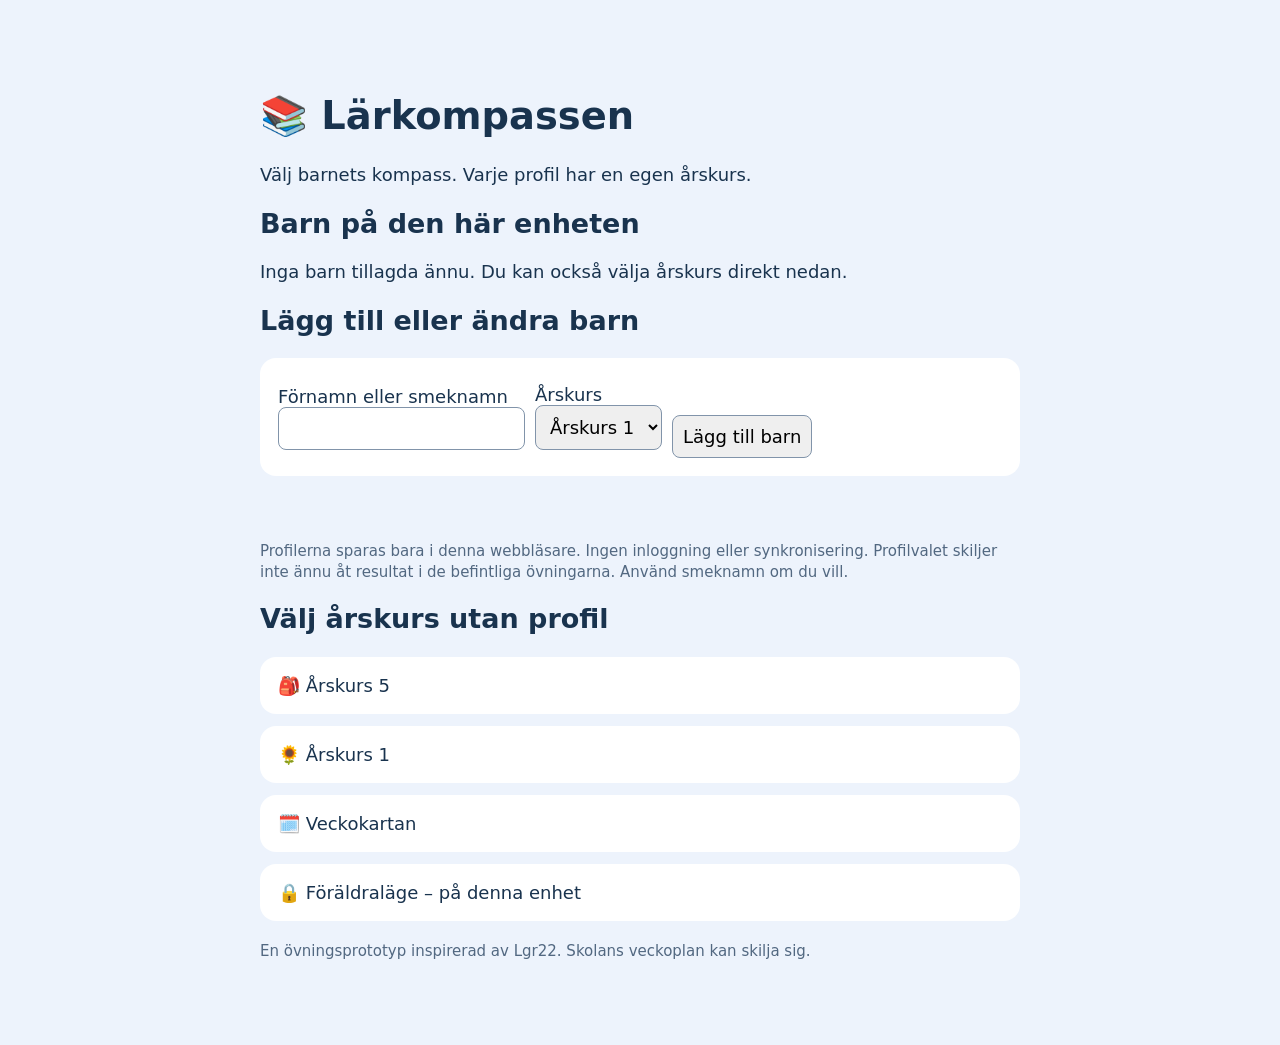
<file: index.html>
<!doctype html><html lang="sv"><head><meta charset="utf-8"><meta name="viewport" content="width=device-width,initial-scale=1"><title>Lärkompassen – Familj</title><style>body{font:18px system-ui;background:#edf3fc;color:#19334e;max-width:760px;margin:5vh auto;padding:22px}h1{font-size:clamp(1.8rem,5vw,2.4rem)}a,.profile{display:block;background:white;border-radius:16px;padding:18px;margin:12px 0;color:#19334e}a{text-decoration:none}a:hover,a:focus-visible,button:focus-visible,input:focus-visible,select:focus-visible{outline:3px solid #397cc0;outline-offset:2px}.profile{display:flex;justify-content:space-between;align-items:center;gap:12px;flex-wrap:wrap}.profile div{display:flex;gap:8px;align-items:center;flex-wrap:wrap}.profile a{margin:0;background:#dcecff;padding:10px}button,input,select{font:inherit;padding:10px;border-radius:8px;border:1px solid #8194aa}button{cursor:pointer}form{background:#fff;padding:18px;border-radius:16px}form div{display:flex;gap:10px;flex-wrap:wrap;align-items:end}label{display:block;margin:8px 0}small{color:#526881}#family-notice{min-height:1.5em}@media(max-width:480px){.profile{align-items:stretch}.profile div{width:100%}}</style></head><body><main><h1>📚 Lärkompassen</h1><p>Välj barnets kompass. Varje profil har en egen årskurs.</p><h2>Barn på den här enheten</h2><div id="profiles"></div><h2>Lägg till eller ändra barn</h2><form id="add-child"><input type="hidden" id="editing-id"><div><label>Förnamn eller smeknamn<br><input id="child-name" maxlength="40" autocomplete="off" required></label><label>Årskurs<br><select id="child-grade"><option value="1">Årskurs 1</option><option value="5">Årskurs 5</option></select></label><button id="save-child" type="submit">Lägg till barn</button></div></form><p id="family-notice" role="status"></p><p><small>Profilerna sparas bara i denna webbläsare. Ingen inloggning eller synkronisering. Profilvalet skiljer inte ännu åt resultat i de befintliga övningarna. Använd smeknamn om du vill.</small></p><h2>Välj årskurs utan profil</h2><a href="./ak5/">🎒 Årskurs 5</a><a href="./ak1/">🌻 Årskurs 1</a><a href="./veckokarta/">🗓️ Veckokartan</a><a href="./foralder/">🔒 Föräldraläge – på denna enhet</a><p><small>En övningsprototyp inspirerad av Lgr22. Skolans veckoplan kan skilja sig.</small></p></main><script src="./family.js" defer></script></body></html>
</file>
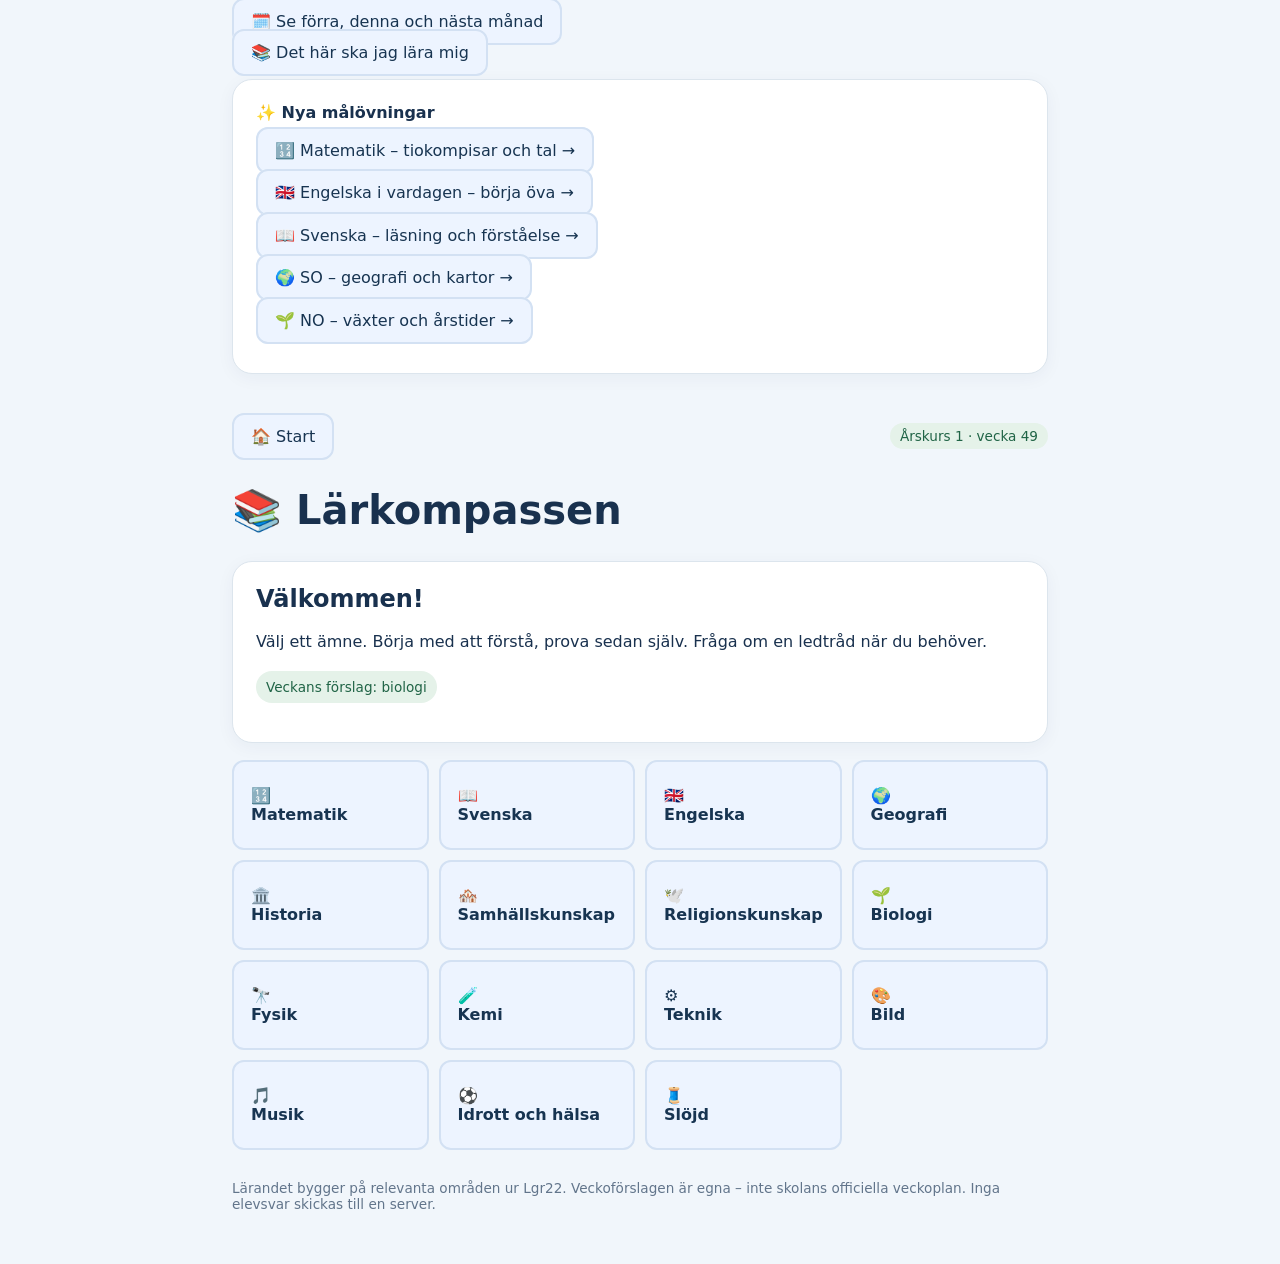
<file: ak1/index.html>
<!doctype html><html lang="sv"><head><meta charset="utf-8"><meta name="viewport" content="width=device-width,initial-scale=1"><title>Lärkompassen – Åk 1</title><link rel="stylesheet" href="../style.css"></head><body data-grade="1"><div style="max-width:860px;margin:12px auto 0;padding:0 22px"><a class="link" href="../veckokarta/?ak=1">🗓️ Se förra, denna och nästa månad</a></div><div style="max-width:860px;margin:12px auto;padding:0 22px"><a class="link" href="../laromraden/?ak=1">📚 Det här ska jag lära mig</a></div><div style="max-width:860px;margin:12px auto;padding:0 22px"><section class="card"><strong>✨ Nya målövningar</strong><p><a class="link" href="../lektion/?ak=1&goal=math-number">🔢 Matematik – tiokompisar och tal →</a></p><p><a class="link" href="../lektion/?ak=1&goal=english-everyday">🇬🇧 Engelska i vardagen – börja öva →</a></p><p><a class="link" href="../lektion/?ak=1&goal=swedish-reading">📖 Svenska – läsning och förståelse →</a></p><p><a class="link" href="../lektion/?ak=1&goal=geo-near">🌍 SO – geografi och kartor →</a></p><p><a class="link" href="../lektion/?ak=1&goal=science-plants">🌱 NO – växter och årstider →</a></p></section></div><main id="app"></main><script src="../app.js?v=1.20.0-20261014" defer></script><script>const child=new URLSearchParams(location.search).get("child");if(child){document.querySelectorAll('a[href^="../veckokarta/"],a[href^="../lektion/"]').forEach(a=>{const u=new URL(a.href,location.href);u.searchParams.set("child",child);a.href=u.href})}</script></body></html>
</file>
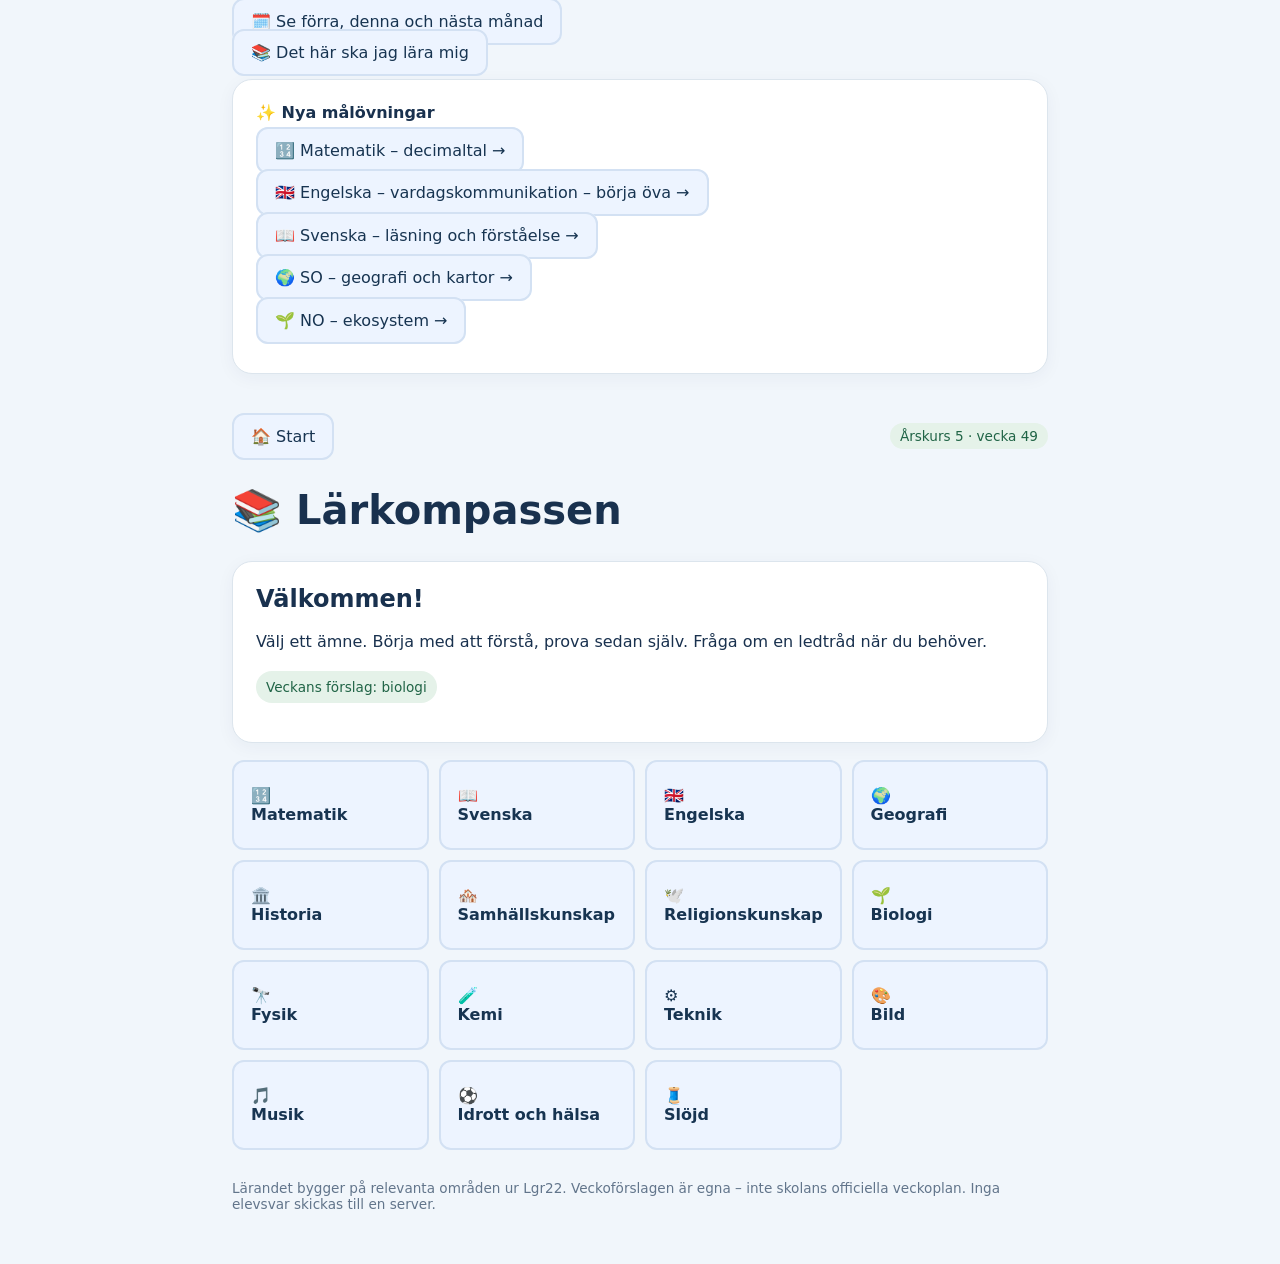
<file: ak5/index.html>
<!doctype html><html lang="sv"><head><meta charset="utf-8"><meta name="viewport" content="width=device-width,initial-scale=1"><title>Lärkompassen – Åk 5</title><link rel="stylesheet" href="../style.css"></head><body data-grade="5"><div style="max-width:860px;margin:12px auto 0;padding:0 22px"><a class="link" href="../veckokarta/?ak=5">🗓️ Se förra, denna och nästa månad</a></div><div style="max-width:860px;margin:12px auto;padding:0 22px"><a class="link" href="../laromraden/?ak=5">📚 Det här ska jag lära mig</a></div><div style="max-width:860px;margin:12px auto;padding:0 22px"><section class="card"><strong>✨ Nya målövningar</strong><p><a class="link" href="../lektion/?ak=5&goal=math-decimals">🔢 Matematik – decimaltal →</a></p><p><a class="link" href="../lektion/?ak=5&goal=english-communication">🇬🇧 Engelska – vardagskommunikation – börja öva →</a></p><p><a class="link" href="../lektion/?ak=5&goal=swedish-text">📖 Svenska – läsning och förståelse →</a></p><p><a class="link" href="../lektion/?ak=5&goal=geo-sweden">🌍 SO – geografi och kartor →</a></p><p><a class="link" href="../lektion/?ak=5&goal=science-ecosystem">🌱 NO – ekosystem →</a></p></section></div><main id="app"></main><script src="../app.js?v=1.20.0-20261014" defer></script><script>const child=new URLSearchParams(location.search).get("child");if(child){document.querySelectorAll('a[href^="../veckokarta/"],a[href^="../lektion/"]').forEach(a=>{const u=new URL(a.href,location.href);u.searchParams.set("child",child);a.href=u.href})}</script></body></html>
</file>
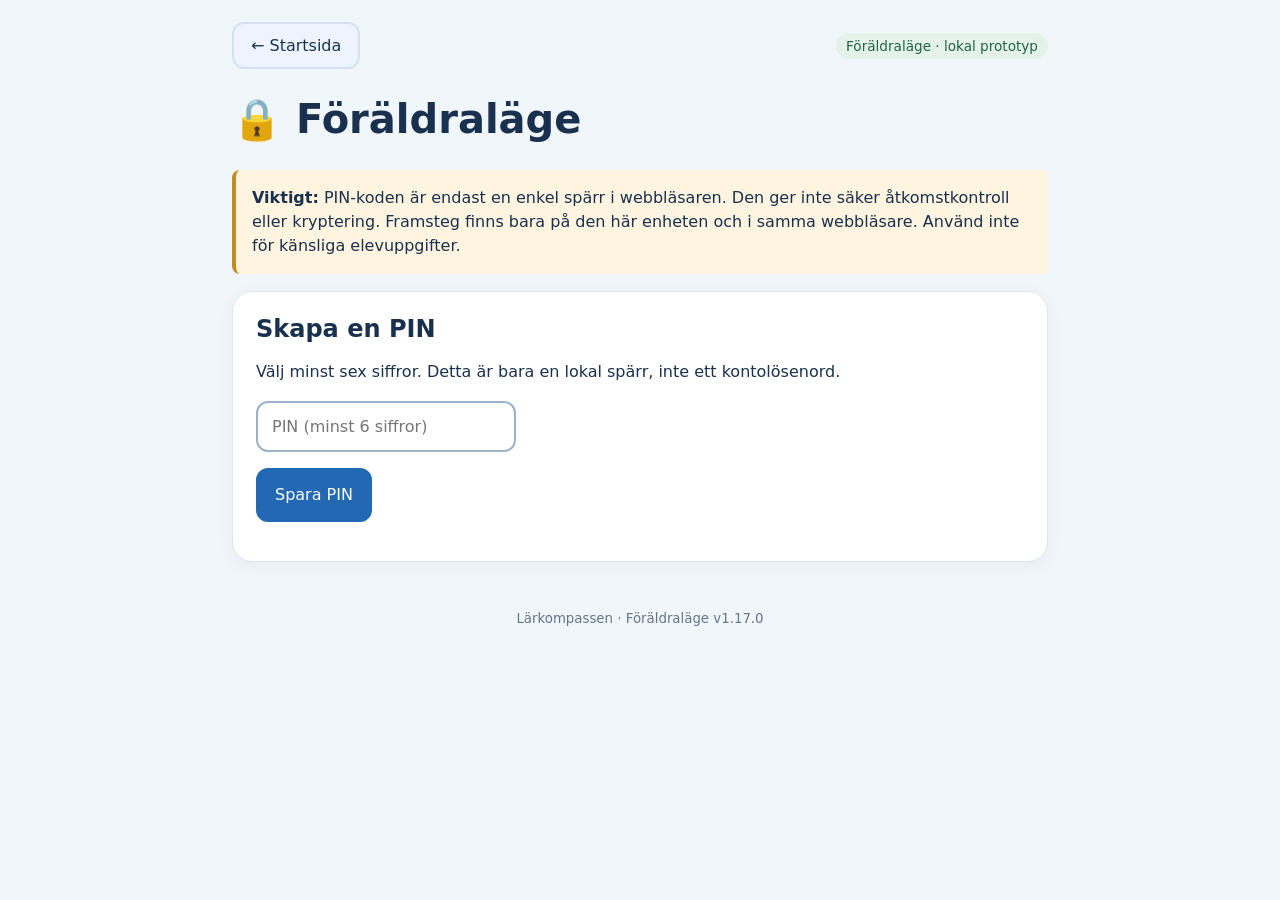
<file: foralder/index.html>
<!doctype html><html lang="sv"><head><meta charset="utf-8"><meta name="viewport" content="width=device-width,initial-scale=1"><title>Föräldraläge – Lärkompassen</title><link rel="stylesheet" href="../style.css"><style>.warning{background:#fff4df;padding:16px;border-left:4px solid #c28b22;border-radius:8px}.stats{display:grid;grid-template-columns:repeat(auto-fit,minmax(130px,1fr));gap:10px}.stat{background:#eef4ff;padding:16px;border-radius:12px}.stat strong{display:block;font-size:1.5rem}table{width:100%;border-collapse:collapse}td,th{text-align:left;border-bottom:1px solid #ddd;padding:10px}select{font:inherit;padding:10px}#page input{max-width:260px}.toolbar,.tabs{display:flex;align-items:center;gap:8px;flex-wrap:wrap;margin:14px 0}.tabs button.selected{background:#2368b3;color:#fff;border-color:#2368b3}.topic,.planned{padding:15px;border:1px solid #dce5ef;border-radius:14px;margin:12px 0}.planned{display:flex;align-items:center;justify-content:space-between;gap:10px}.progress{background:#e5eaf1;height:9px;border-radius:20px;overflow:hidden}.progress div{height:100%;background:#357bb9}.tablewrap{overflow-x:auto}.bars{display:flex;align-items:end;justify-content:space-around;min-height:130px;gap:8px}.barcol{display:flex;align-items:center;flex-direction:column;justify-content:end;min-width:28px}.bar{width:24px;background:#397fbe;border-radius:6px 6px 0 0}.barvalue{font-size:.8rem;color:#52677e}.warning{line-height:1.5}select{max-width:100%}@media(max-width:480px){.stat{padding:11px}.stat strong{font-size:1.3rem}.planned{flex-wrap:wrap}}</style></head><body><main id="page"></main><small style="display:block;text-align:center;color:#65758a;padding:10px">Lärkompassen · Föräldraläge v1.17.0</small><script src="../curriculum.js?v=1.15.0-20261014"></script><script src="./parent.js?v=1.17.0-20261014" defer></script></body></html>
</file>
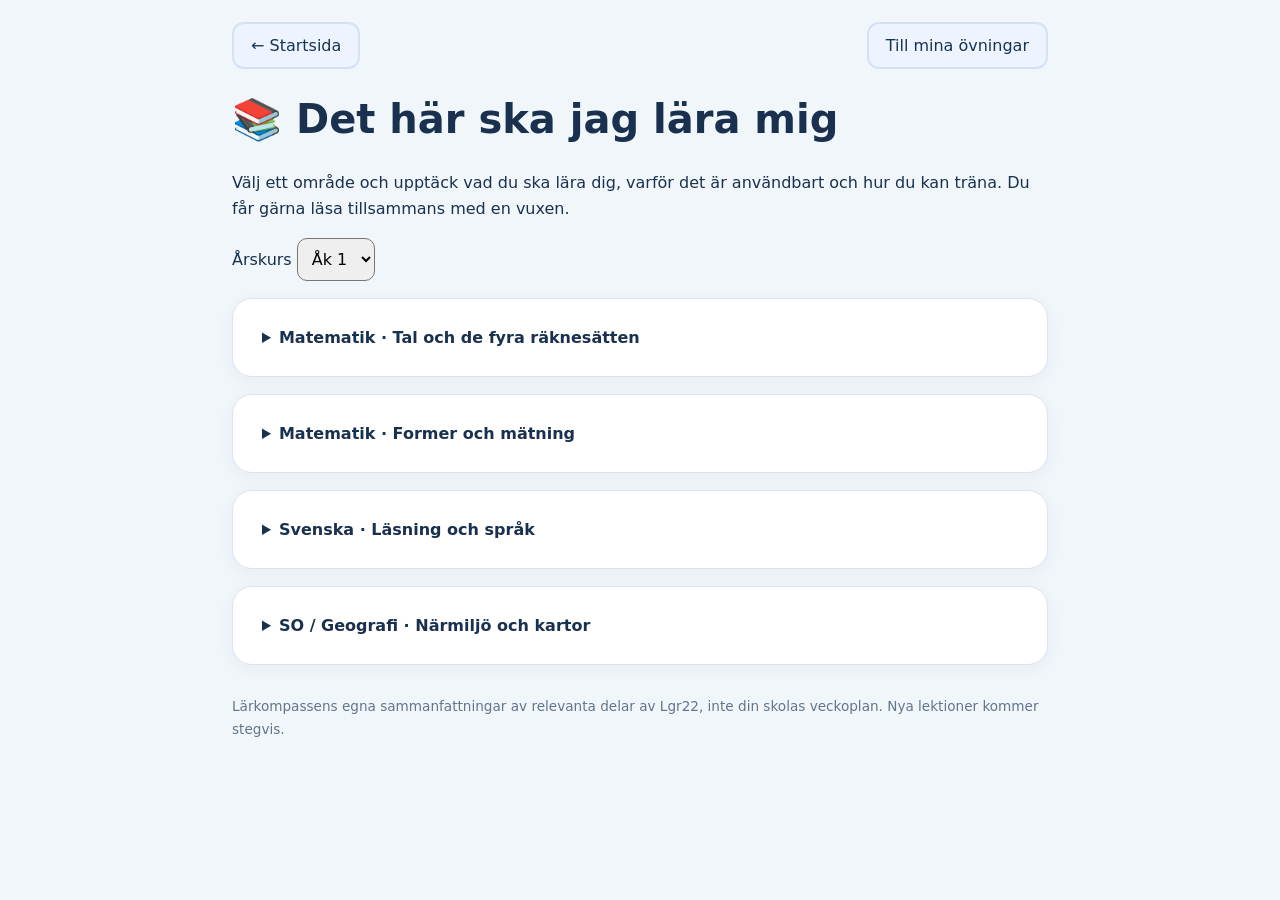
<file: laromraden/index.html>
<!doctype html><html lang="sv"><head><meta charset="utf-8"><meta name="viewport" content="width=device-width,initial-scale=1"><title>Det här ska jag lära mig – Lärkompassen</title><link rel="stylesheet" href="../style.css"><style>summary{cursor:pointer;padding:6px}details{scroll-margin-top:20px}select{padding:10px;font:inherit;border-radius:10px}.goal{border-left:4px solid #357eba;padding:12px;background:#f0f7ff;border-radius:9px}</style></head><body><main><header><a class="link" href="../">← Startsida</a><a id="back" class="link" href="../ak1/">Till mina övningar</a></header><h1>📚 Det här ska jag lära mig</h1><p>Välj ett område och upptäck vad du ska lära dig, varför det är användbart och hur du kan träna. Du får gärna läsa tillsammans med en vuxen.</p><p><label for="grade">Årskurs</label> <select id="grade"><option value="1">Åk 1</option><option value="5">Åk 5</option></select></p><div id="goals"></div><p class="footer">Lärkompassens egna sammanfattningar av relevanta delar av Lgr22, inte din skolas veckoplan. Nya lektioner kommer stegvis.</p></main><script src="../curriculum.js?v=20261014-2"></script><script src="../curriculum-map.js"></script><script src="./goals.js?v=20261014-2" defer></script></body></html>
</file>
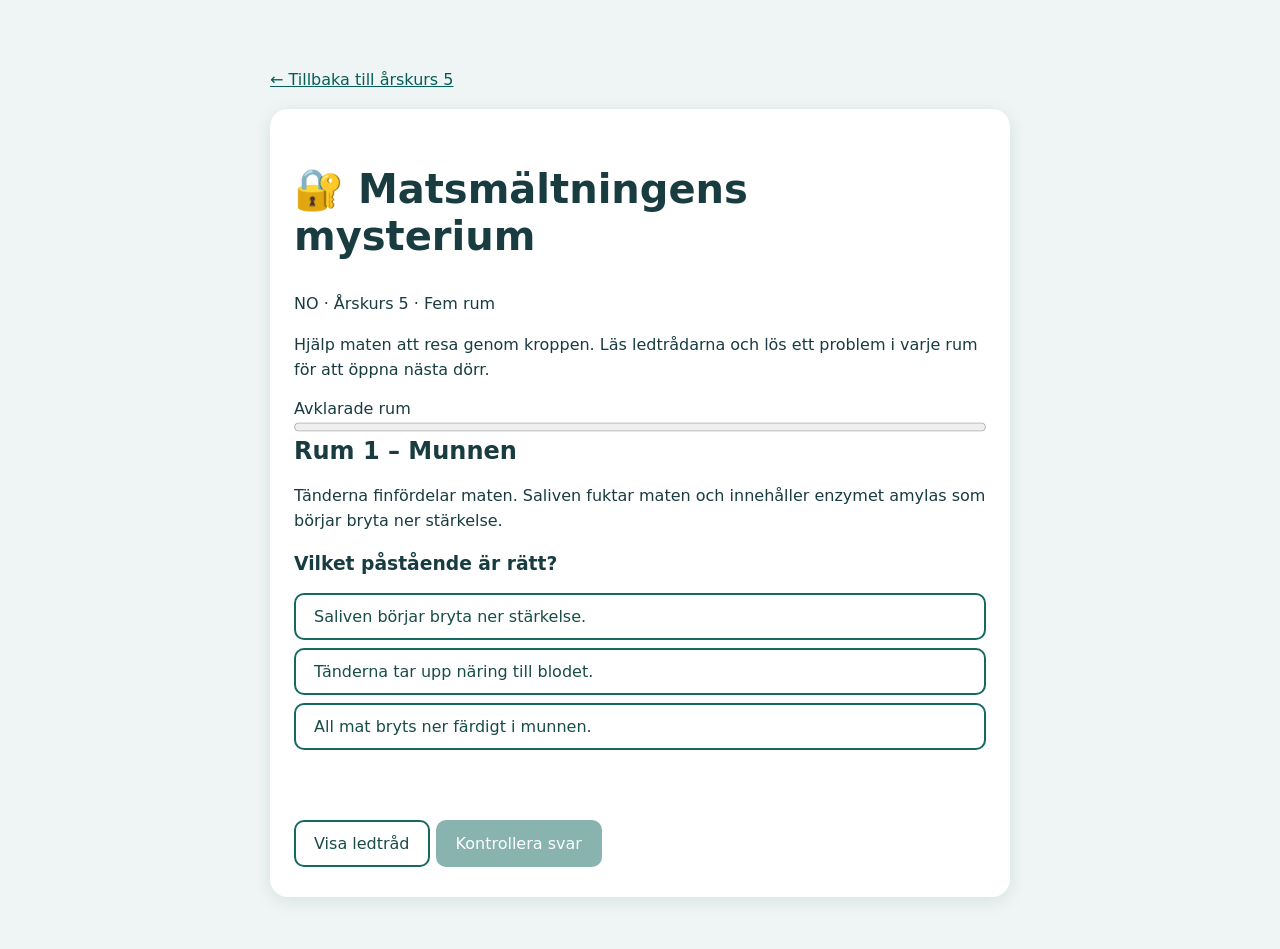
<file: matsmaltning/index.html>
<!doctype html>
<html lang="sv"><head><meta charset="utf-8"><meta name="viewport" content="width=device-width,initial-scale=1">
<title>Matsmältningens mysterium – Lärkompassen</title>
<style>
:root{font-family:system-ui,sans-serif;color-scheme:light}body{margin:0;background:#eef5f4;color:#183c40}main{max-width:740px;margin:32px auto;padding:20px}section{background:white;padding:24px;border-radius:18px;box-shadow:0 4px 18px #143a3a18}h1{font-size:clamp(1.7rem,5vw,2.5rem)}h2{margin-top:0}button{font:inherit;padding:12px 18px;border:2px solid #146a61;border-radius:10px;background:white;color:#174d46;cursor:pointer;margin:6px 6px 6px 0}button:hover,button:focus-visible{background:#def5ed}button:focus-visible,a:focus-visible{outline:3px solid #d07300;outline-offset:3px}button:disabled{opacity:.5;cursor:not-allowed}.primary{background:#146a61;color:white}.primary:hover,.primary:focus-visible{background:#0e514a}.options{display:grid;gap:8px}.options button{text-align:left;margin:0}.options button[aria-pressed=true]{background:#bdebd9;border-width:3px}#feedback{min-height:2em;font-weight:600}progress{width:100%;height:18px}small{color:#466569}a{color:#075e58}p{line-height:1.55}
</style></head>
<body><main><p><a href="../ak5/">← Tillbaka till årskurs 5</a></p><section>
<h1>🔐 Matsmältningens mysterium</h1><p>NO · Årskurs 5 · Fem rum</p>
<p>Hjälp maten att resa genom kroppen. Läs ledtrådarna och lös ett problem i varje rum för att öppna nästa dörr.</p>
<label for="progress">Avklarade rum</label><progress id="progress" value="0" max="5"></progress>
<div id="game" aria-live="polite"></div></section></main><script src="./content.js" defer></script><script src="./game.js" defer></script></body></html>
</file>
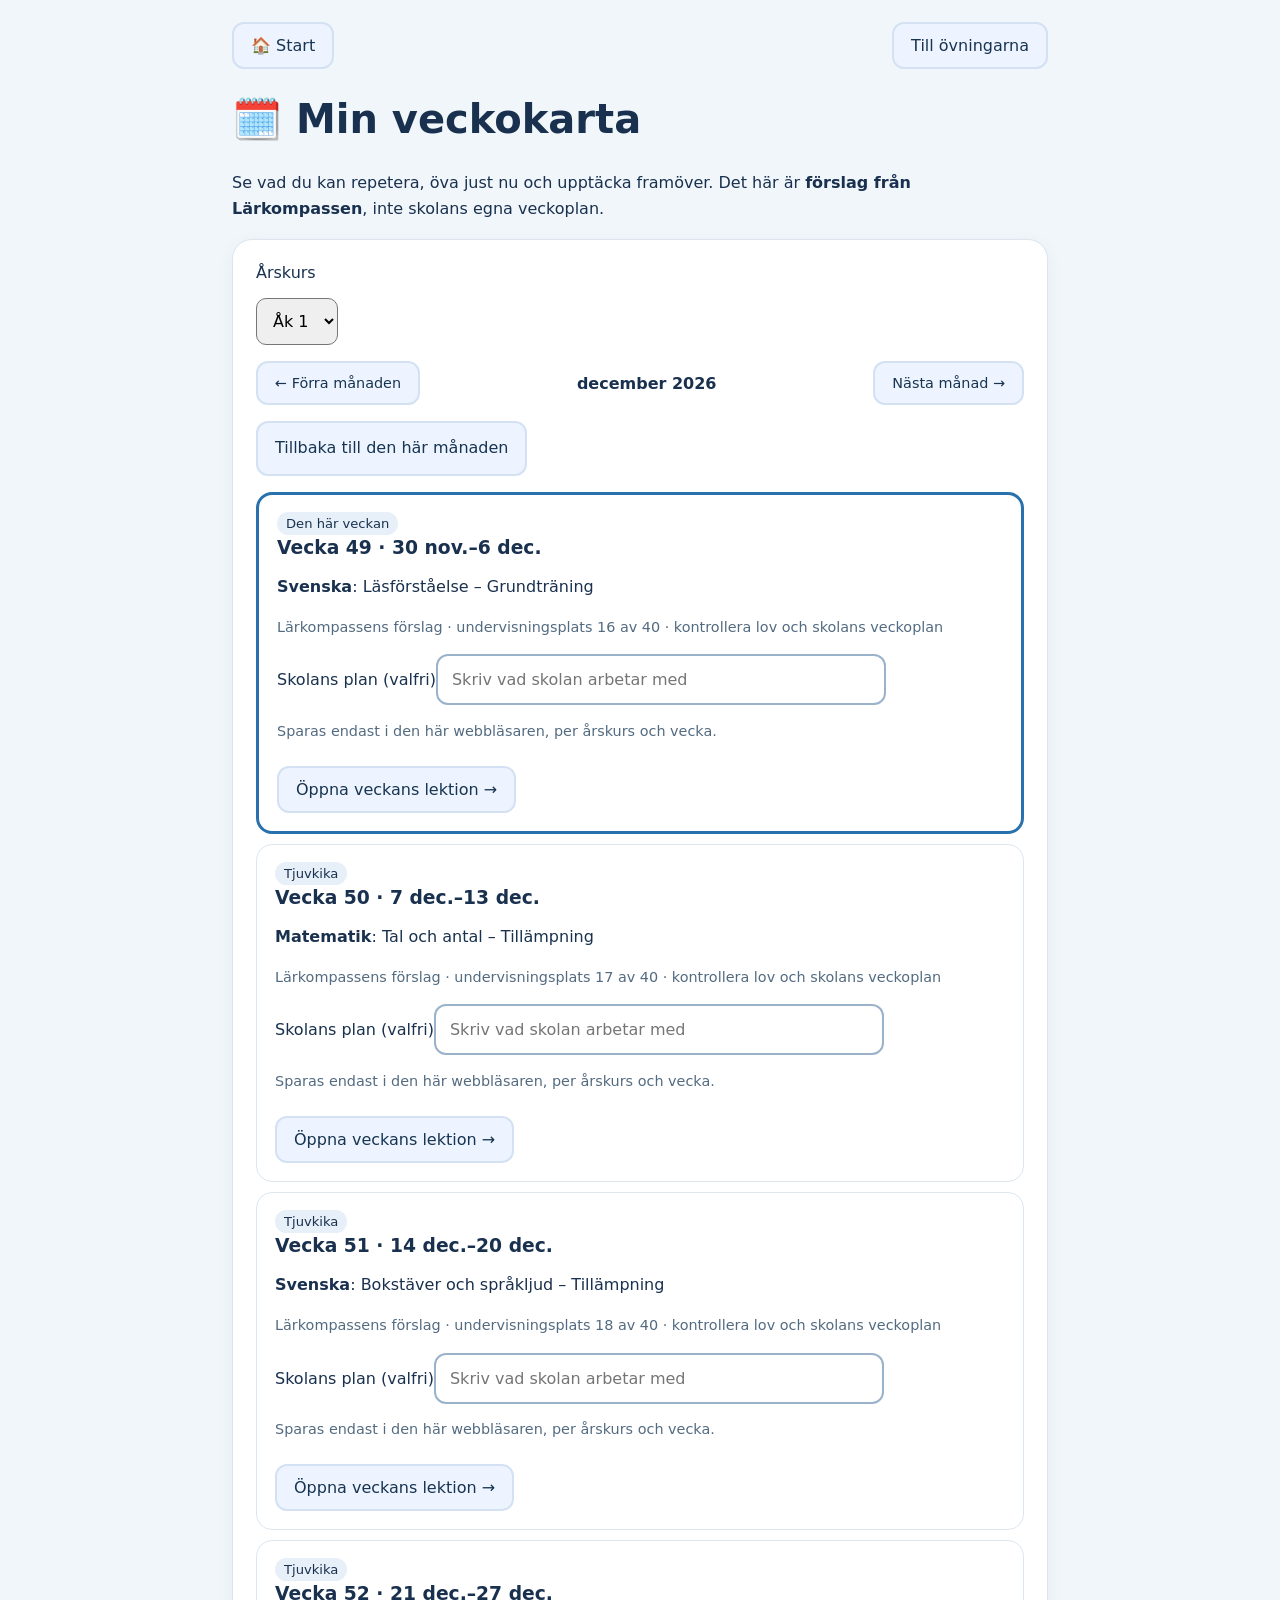
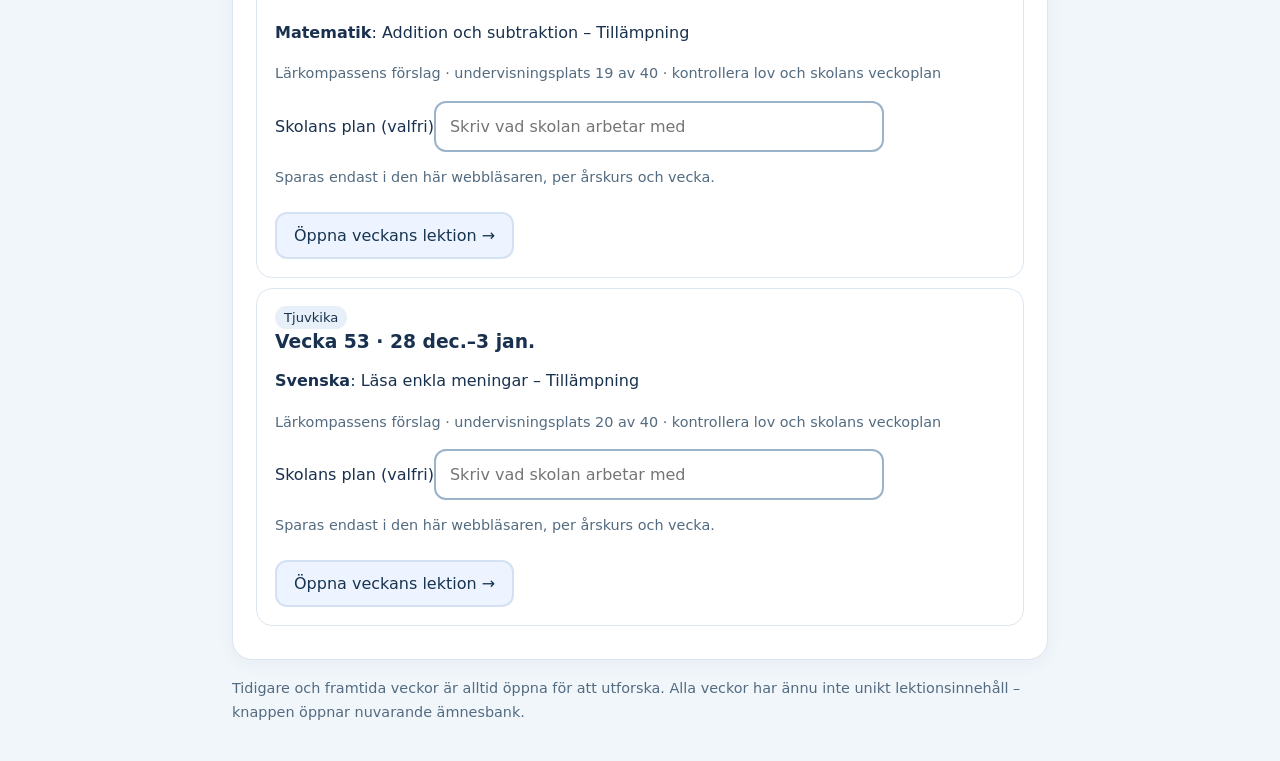
<file: veckokarta/index.html>
<!doctype html><html lang="sv"><head><meta charset="utf-8"><meta name="viewport" content="width=device-width, initial-scale=1"><title>Veckokarta – Lärkompassen</title><link rel="stylesheet" href="../style.css"><style>.months{display:flex;gap:8px;align-items:center;justify-content:space-between;flex-wrap:wrap}.week{border:1px solid #dce6ef;background:#fff;border-radius:16px;padding:18px;margin:10px 0}.week.today{border:3px solid #2971ac}.tag{padding:4px 9px;border-radius:20px;background:#e7eff9;font-size:.82rem}.week h3{margin:5px 0}.week a{display:inline-block;margin-top:8px}.small{font-size:.9rem;color:#536b80}.monthButton{font-size:.9rem}.primarylink{display:inline-block;background:#2469b1;color:white;padding:12px 18px;border-radius:12px;text-decoration:none}button:focus-visible,a:focus-visible{outline:3px solid #1459a9;outline-offset:3px}</style></head><body><main><header><a class="link" href="../">🏠 Start</a><a class="link" id="child" href="../ak1/">Till övningarna</a></header><h1>🗓️ Min veckokarta</h1><p>Se vad du kan repetera, öva just nu och upptäcka framöver. Det här är <strong>förslag från Lärkompassen</strong>, inte skolans egna veckoplan.</p><div class="card"><label for="grade">Årskurs</label><p><select id="grade" style="font:inherit;padding:12px;border-radius:10px"><option value="1">Åk 1</option><option value="5">Åk 5</option></select></p><div class="months"><button id="prev" class="monthButton" aria-label="Föregående månad">← Förra månaden</button><strong id="month"></strong><button id="next" class="monthButton" aria-label="Nästa månad">Nästa månad →</button></div><p><button id="now">Tillbaka till den här månaden</button></p><div id="weeks" aria-live="polite"></div></div><p class="small">Tidigare och framtida veckor är alltid öppna för att utforska. Alla veckor har ännu inte unikt lektionsinnehåll – knappen öppnar nuvarande ämnesbank.</p></main><script src="../weekly-plan.js"></script><script src="./timeline.js" defer></script></body></html>
</file>
<file: style.css>
:root{font-family:system-ui,-apple-system,Segoe UI,sans-serif;color:#19314e;background:#f1f6fb}*{box-sizing:border-box}body{margin:0}main{max-width:860px;margin:auto;padding:22px}header{display:flex;align-items:center;justify-content:space-between;gap:12px;flex-wrap:wrap}h1{font-size:clamp(1.8rem,5vw,2.5rem)}h2{margin:0 0 12px}p{line-height:1.65}.card{background:white;border:1px solid #dce5ed;padding:23px;border-radius:20px;margin:17px 0;box-shadow:0 4px 18px #0e32520c}.grid{display:grid;grid-template-columns:repeat(auto-fit,minmax(175px,1fr));gap:10px}.subject{min-height:90px;text-align:left}button,.link{font:inherit;color:#173451;background:#edf4ff;border:2px solid #d3e1f3;border-radius:12px;padding:12px 17px;cursor:pointer;text-decoration:none}button:hover,.link:hover{border-color:#2b6bab}button.primary{background:#2368b3;color:white;border-color:#2368b3}button:disabled{opacity:.5;cursor:default}input{font:inherit;padding:14px;border:2px solid #9ab3ca;border-radius:12px;width:100%;max-width:450px}.muted{color:#52677e}.pill{display:inline-block;background:#e5f2e9;color:#206446;padding:5px 10px;border-radius:99px;font-size:.85rem}nav{display:flex;gap:8px;align-items:center;flex-wrap:wrap}.question{font-size:1.3rem;font-weight:700}.feedback{border-left:5px solid #2e7aa0;background:#eff7ff;padding:15px;margin:15px 0;border-radius:8px}.steps{padding-left:22px}.steps li{margin:10px 0}.footer{font-size:.85rem;color:#62758b;margin:30px 0}@media(max-width:420px){.card{padding:16px}main{padding:12px}}
</file>
